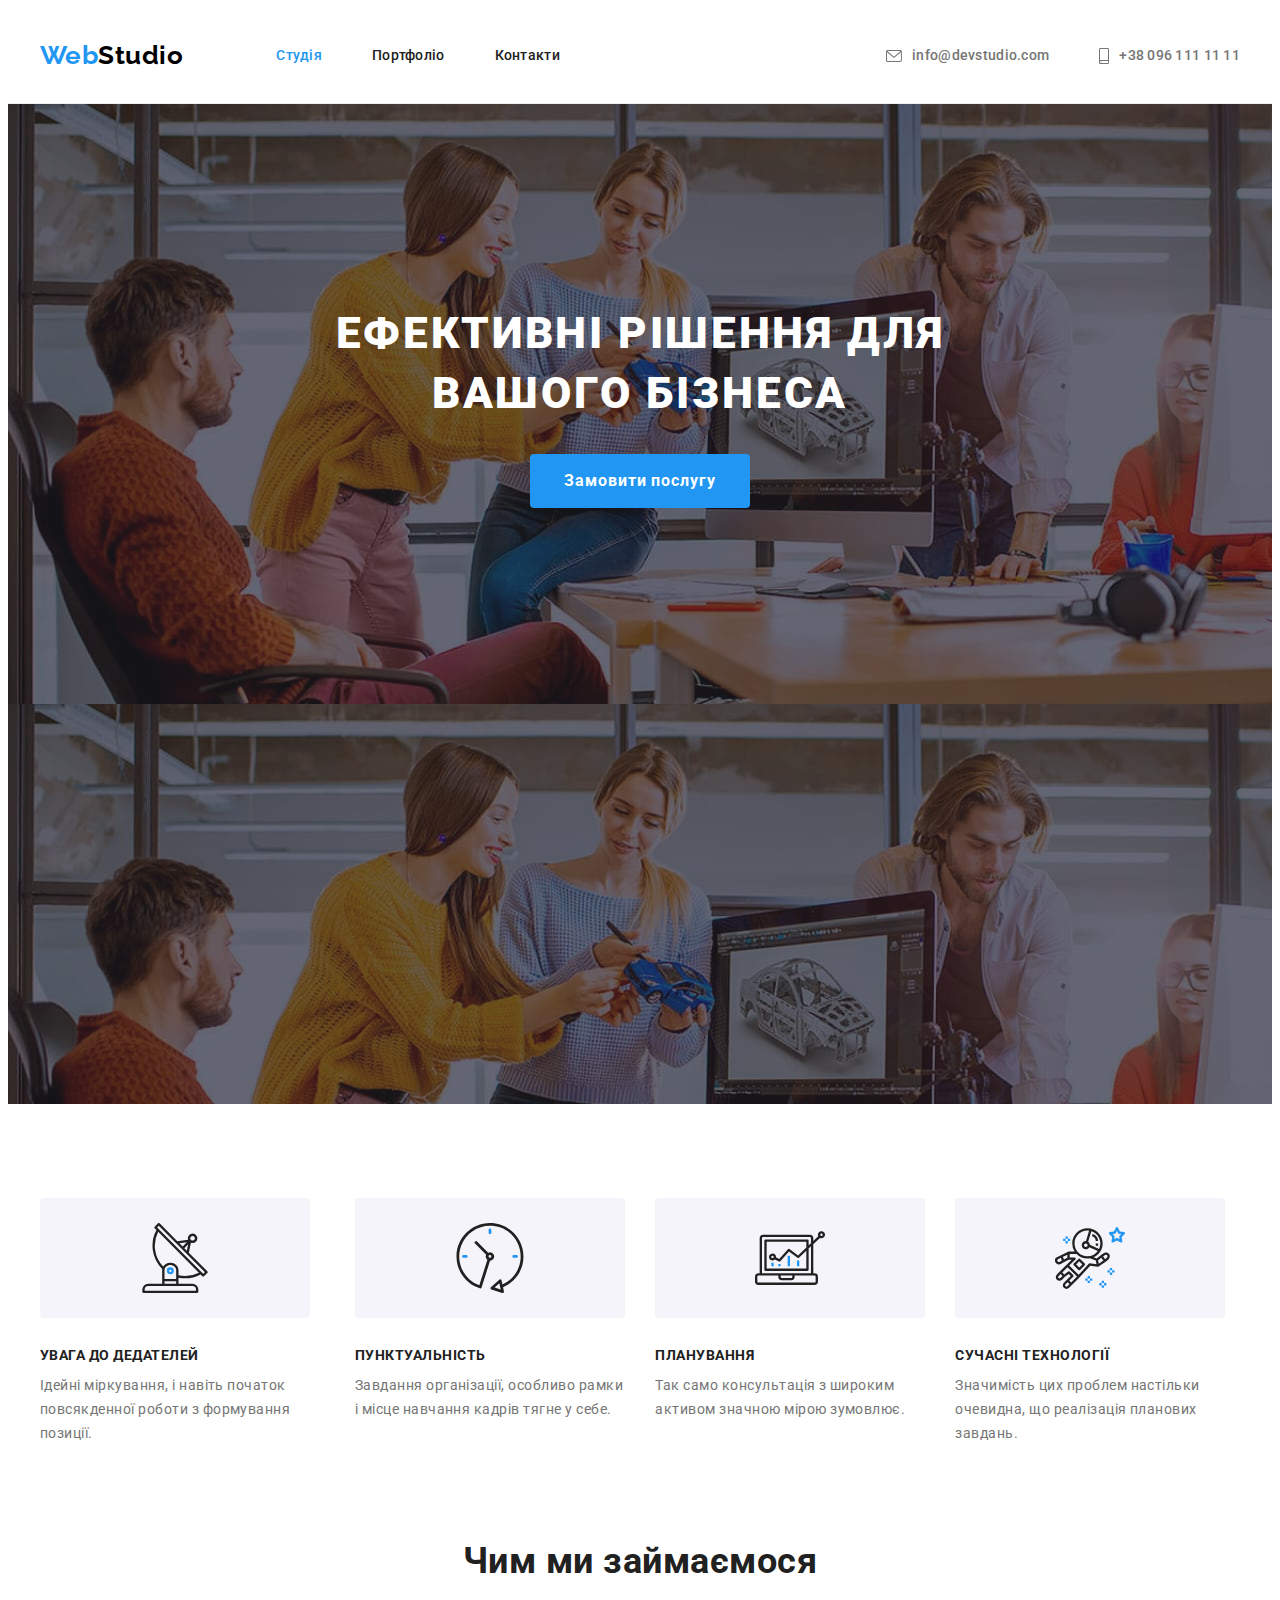
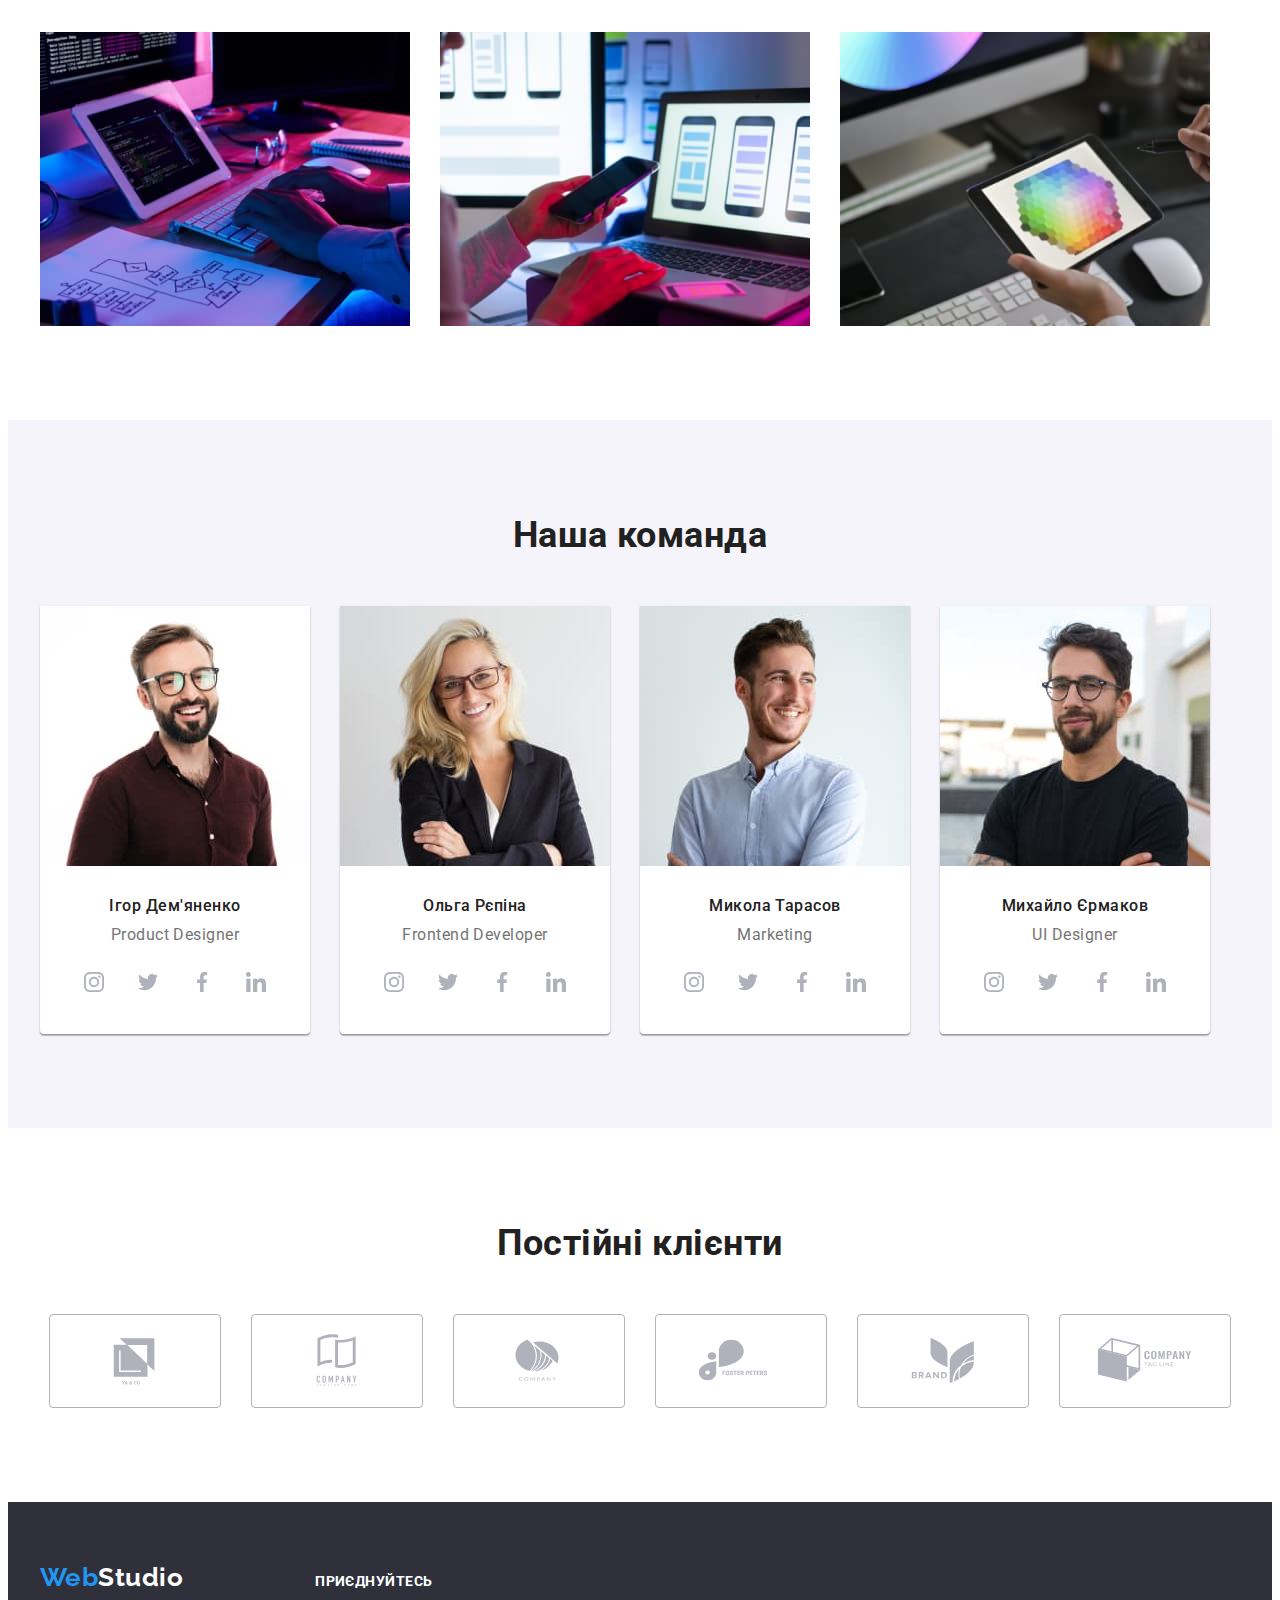
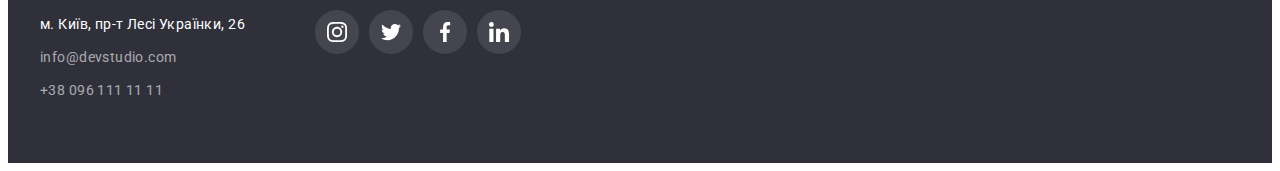
<file: index.html>
<!DOCTYPE html>
<html lang="uk">
  <head>
    <meta charset="UTF-8" />
    <meta http-equiv="X-UA-Compatible" content="IE=edge" />
    <meta name="viewport" content="width=device-width, initial-scale=1.0" />
    <title>Document</title>
    <link rel="preconnect" href="https://fonts.googleapis.com" />
    <link rel="preconnect" href="https://fonts.gstatic.com" crossorigin />
    <link
      href="https://fonts.googleapis.com/css2?family=Raleway:wght@700&family=Roboto:wght@400;500;700;900&display=swap"
      rel="stylesheet"
    />
    <link
      rel="stylesheet"
      href="https://cdnjs.cloudflare.com/ajax/libs/modern-normalize/1.1.0/modern-normalize.min.css"
      integrity="sha512-wpPYUAdjBVSE4KJnH1VR1HeZfpl1ub8YT/NKx4PuQ5NmX2tKuGu6U/JRp5y+Y8XG2tV+wKQpNHVUX03MfMFn9Q=="
      crossorigin="anonymous"
      referrerpolicy="no-referrer"
    />
    <link rel="stylesheet" href="./css/styles.css" />
  </head>
  <body>
    <header>
      <div class="container">
        <div class="block-nav">
          <nav class="nav">
            <a href="./index.html" class="logo-nav"><span>Web</span>Studio</a>
            <ul class="site-nav list">
              <li class="item"><a href="./index.html" class="link current">Студія</a></li>
              <li class="item"><a href="./portfolio.html" class="link">Портфоліо</a></li>
              <li class="item"><a href="#" class="link">Контакти</a></li>
            </ul>
          </nav>
          <ul class="auth-nav list">
            <li class="item">
              <a href="" class="link">
                <svg width="16" height="12" class="svg">
                      <use href="./imeges/icons.svg#icon-envelope"></use>
                    </svg>
                info@devstudio.com</a>
            </li>
            <li class="item">
              <a href="" class="link">
                <svg width="10" height="16" class="svg">
                      <use href="./imeges/icons.svg#icon-smartphone"></use>
                    </svg>
                +38 096 111 11 11</a>
            </li>
          </ul>
        </div>
      </div>
    </header>
    <main>
      <!--Секція Ефктивні рішення-->
      <section class="hero">
        <div class="container">
          <h1 class="hero-title">Ефективні рішення для вашого бізнеса</h1>
          <button type="button" class="hero-button">Замовити послугу</button>
        </div>
      </section>
      <!--Секція переваг-->
      <section class="advantage">
        <div class="container">
          <h2 class="advantage-title visually-hidden">Наші переваги</h2>
          <ul class="advantage-list list">
            <li class="item">
              <div class="advantage-item-img">
                <svg class="advantage-item-icon" width="70" height="70">
                  <use href="./imeges/icons.svg#icon-antenna"></use>
                </svg>
              </div>
              <h3 class="title-item">Увага до дедателей</h3>
              <p class="text">
                Ідейні міркування, і навіть початок повсякденної роботи з формування позиції.
              </p>
            </li>
            <li class="item">
              <div class="advantage-item-img">
                <svg class="advantage-item-icon" width="70" height="70">
                  <use href="./imeges/icons.svg#icon-clock"></use>
                </svg>
              </div>
              <h3 class="title-item">Пунктуальність</h3>
              <p class="text">
                Завдання організації, особливо рамки і місце навчання кадрів тягне у себе.
              </p>
            </li>
            <li class="item">
              <div class="advantage-item-img">
                <svg class="advantage-item-icon" width="70" height="70">
                  <use href="./imeges/icons.svg#icon-diagram"></use>
                </svg>
              </div>
              <h3 class="title-item">Планування</h3>
              <p class="text">Так само консультація з широким активом значною мірою зумовлює.</p>
            </li>
            <li class="item">
              <div class="advantage-item-img">
                <svg class="advantage-item-icon" width="70" height="70">
                  <use href="./imeges/icons.svg#icon-astronaut"></use>
                </svg>
              </div>
              <h3 class="title-item">Сучасні технології</h3>
              <p class="text">
                Значимість цих проблем настільки очевидна, що реалізація планових завдань.
              </p>
            </li>
          </ul>
        </div>
      </section>
      <!--Секція Чим займаємось-->
      <section class="work">
        <div class="container">
          <h2 class="work-title">Чим ми займаємося</h2>
          <ul class="work-list list">
            <li class="item">
              <img src="./imeges/1job.jpg" alt="клавіатура і планшет" width="370" height="294" />
            </li>
            <li class="item">
              <img src="./imeges/2job.jpg" alt="телефон і ноутбук" width="370" height="294" />
            </li>
            <li class="item">
              <img src="./imeges/3job.jpg" alt="планшет" width="370" height="294" />
            </li>
          </ul>
        </div>
      </section>
      <!--Секція команад-->
      <section class="command">
        <div class="container">
          <h2 class="command-title">Наша команда</h2>
          <ul class="command-list list">
            <li class="item">
              <img src="./imeges/1comandos.jpg" alt="чоловік" width="270" height="260" />
              <h3 class="title-item">Ігор Дем'яненко</h3>
              <p lang="en" class="text">Product Designer</p>
              <ul class="command-social-list list">
                <li>
                  <a href="#" class="command-social-link">
                    <svg width="20" height="20">
                      <use href="./imeges/icons.svg#icon-instagram"></use>
                    </svg>
                  </a>
                </li>
                <li>
                  <a href="#" class="command-social-link">
                    <svg width="20" height="20">
                      <use href="./imeges/icons.svg#icon-twitter"></use>
                    </svg>
                  </a>
                </li>
                <li>
                  <a href="#" class="command-social-link">
                    <svg width="20" height="20">
                      <use href="./imeges/icons.svg#icon-facebook"></use>
                    </svg>
                  </a>
                </li>
                <li>
                  <a href="#" class="command-social-link">
                    <svg width="20" height="20">
                      <use href="./imeges/icons.svg#icon-linkedin"></use>
                    </svg>
                  </a>
                </li>
              </ul>
            </li>
            <li class="item">
              <img src="./imeges/2comandos.jpg" alt="жінка" width="270" height="260" />
              <h3 class="title-item">Ольга Рєпіна</h3>
              <p lang="en" class="text">Frontend Developer</p>
              <ul class="command-social-list list">
                <li>
                  <a href="#" class="command-social-link">
                    <svg width="20" height="20">
                      <use href="./imeges/icons.svg#icon-instagram"></use>
                    </svg>
                  </a>
                </li>
                <li>
                  <a href="#" class="command-social-link">
                    <svg width="20" height="20">
                      <use href="./imeges/icons.svg#icon-twitter"></use>
                    </svg>
                  </a>
                </li>
                <li>
                  <a href="#" class="command-social-link">
                    <svg width="20" height="20">
                      <use href="./imeges/icons.svg#icon-facebook"></use>
                    </svg>
                  </a>
                </li>
                <li>
                  <a href="#" class="command-social-link">
                    <svg width="20" height="20">
                      <use href="./imeges/icons.svg#icon-linkedin"></use>
                    </svg>
                  </a>
                </li>
              </ul>
            </li>
            <li class="item">
              <img src="./imeges/3comandos.jpg" alt="чоловік" width="270" height="260" />
              <h3 class="title-item">Микола Тарасов</h3>
              <p lang="en" class="text">Marketing</p>
              <ul class="command-social-list list">
                <li>
                  <a href="#" class="command-social-link">
                    <svg width="20" height="20">
                      <use href="./imeges/icons.svg#icon-instagram"></use>
                    </svg>
                  </a>
                </li>
                <li>
                  <a href="#" class="command-social-link">
                    <svg width="20" height="20">
                      <use href="./imeges/icons.svg#icon-twitter"></use>
                    </svg>
                  </a>
                </li>
                <li>
                  <a href="#" class="command-social-link">
                    <svg width="20" height="20">
                      <use href="./imeges/icons.svg#icon-facebook"></use>
                    </svg>
                  </a>
                </li>
                <li>
                  <a href="#" class="command-social-link">
                    <svg width="20" height="20">
                      <use href="./imeges/icons.svg#icon-linkedin"></use>
                    </svg>
                  </a>
                </li>
              </ul>
            </li>
            <li class="item">
              <img src="./imeges/4comandos.jpg" alt="чоловік" width="270" height="260" />
              <h3 class="title-item">Михайло Єрмаков</h3>
              <p lang="en" class="text">UI Designer</p>
              <ul class="command-social-list list">
                <li>
                  <a href="#" class="command-social-link">
                    <svg width="20" height="20">
                      <use href="./imeges/icons.svg#icon-instagram"></use>
                    </svg>
                  </a>
                </li>
                <li>
                  <a href="#" class="command-social-link">
                    <svg width="20" height="20">
                      <use href="./imeges/icons.svg#icon-twitter"></use>
                    </svg>
                  </a>
                </li>
                <li>
                  <a href="#" class="command-social-link">
                    <svg width="20" height="20">
                      <use href="./imeges/icons.svg#icon-facebook"></use>
                    </svg>
                  </a>
                </li>
                <li>
                  <a href="#" class="command-social-link">
                    <svg width="20" height="20">
                      <use href="./imeges/icons.svg#icon-linkedin"></use>
                    </svg>
                  </a>
                </li>
              </ul>
            </li>
          </ul>
        </div>
      </section>
      <section class="clients">
        <div class="container">
          <h2 class="clients-title">Постійні клієнти</h2>
          <ul class="clients-list list">
            <li class="clients-item">
              <a class="clients-link" class="clients-link" href="#">
                <svg width="106" height="60">
                  <use href="./imeges/icons.svg#icon-logo1"></use>
                </svg>
              </a>
            </li>
            <li class="client-item">
              <a class="clients-link" href="#">
                <svg width="106" height="60">
                  <use href="./imeges/icons.svg#icon-logo2"></use>
                </svg>
              </a>
            </li>
            <li class="client-item">
              <a class="clients-link" href="#">
                <svg width="106" height="60">
                  <use href="./imeges/icons.svg#icon-logo3"></use>
                </svg>
              </a>
            </li>
            <li class="client-item">
              <a class="clients-link" href="#">
                <svg width="106" height="60">
                  <use href="./imeges/icons.svg#icon-logo4"></use>
                </svg>
              </a>
            </li>
            <li class="client-item">
              <a class="clients-link" href="#">
                <svg width="106" height="60">
                  <use href="./imeges/icons.svg#icon-logo5"></use>
                </svg>
              </a>
            </li>
            <li class="client-item">
              <a class="clients-link" href="#">
                <svg width="106" height="60">
                  <use href="./imeges/icons.svg#icon-logo6"></use>
                </svg>
              </a>
            </li>
          </ul>
        </div>
      </section>
    </main>
    <footer class="footer">
      <div class="container">
        <div class="footer-container">
          <div class="footer-adress">
          <a href="./index.html" class="footer-logo"><span>Web</span>Studio</a>
        <address class="footer-adress">
          <ul class="footer-adress list">
            <li class="item">
              <a
                href="https://goo.gl/maps/CPtrU1FHBa2aNyZL9"
                target="_blank"
                rel="noopener noreferrer nofollow"
                class="link adress"
                ><p class="text">м. Київ, пр-т Лесі Українки, 26</p></a
              >
            </li>
            <li class="item">
              <a href="mailto:info@devstudio.com" class="link">info@devstudio.com</a>
            </li>
            <li class="item">
              <a href="tel:+380961111111" class="link">+38 096 111 11 11</a>
            </li>
          </ul>
        </div>
        <div class="footer-social">
          <p class="footer-social-text">
            Приєднуйтесь
          </p>
          <ul class="footer-social-list list">
                <li>
                  <a href="#" class="footer-social-link">
                    <svg width="20" height="20">
                      <use href="./imeges/icons.svg#icon-instagram"></use>
                    </svg>
                  </a>
                </li>
                <li>
                  <a href="#" class="footer-social-link">
                    <svg width="20" height="20">
                      <use href="./imeges/icons.svg#icon-twitter"></use>
                    </svg>
                  </a>
                </li>
                <li>
                  <a href="#" class="footer-social-link">
                    <svg width="20" height="20">
                      <use href="./imeges/icons.svg#icon-facebook"></use>
                    </svg>
                  </a>
                </li>
                <li>
                  <a href="#" class="footer-social-link">
                    <svg width="20" height="20">
                      <use href="./imeges/icons.svg#icon-linkedin"></use>
                    </svg>
                  </a>
                </li>
              </ul>
        </div>
        </div>
        </address>
      </div>
    </footer>
  </body>
</html>
</file>
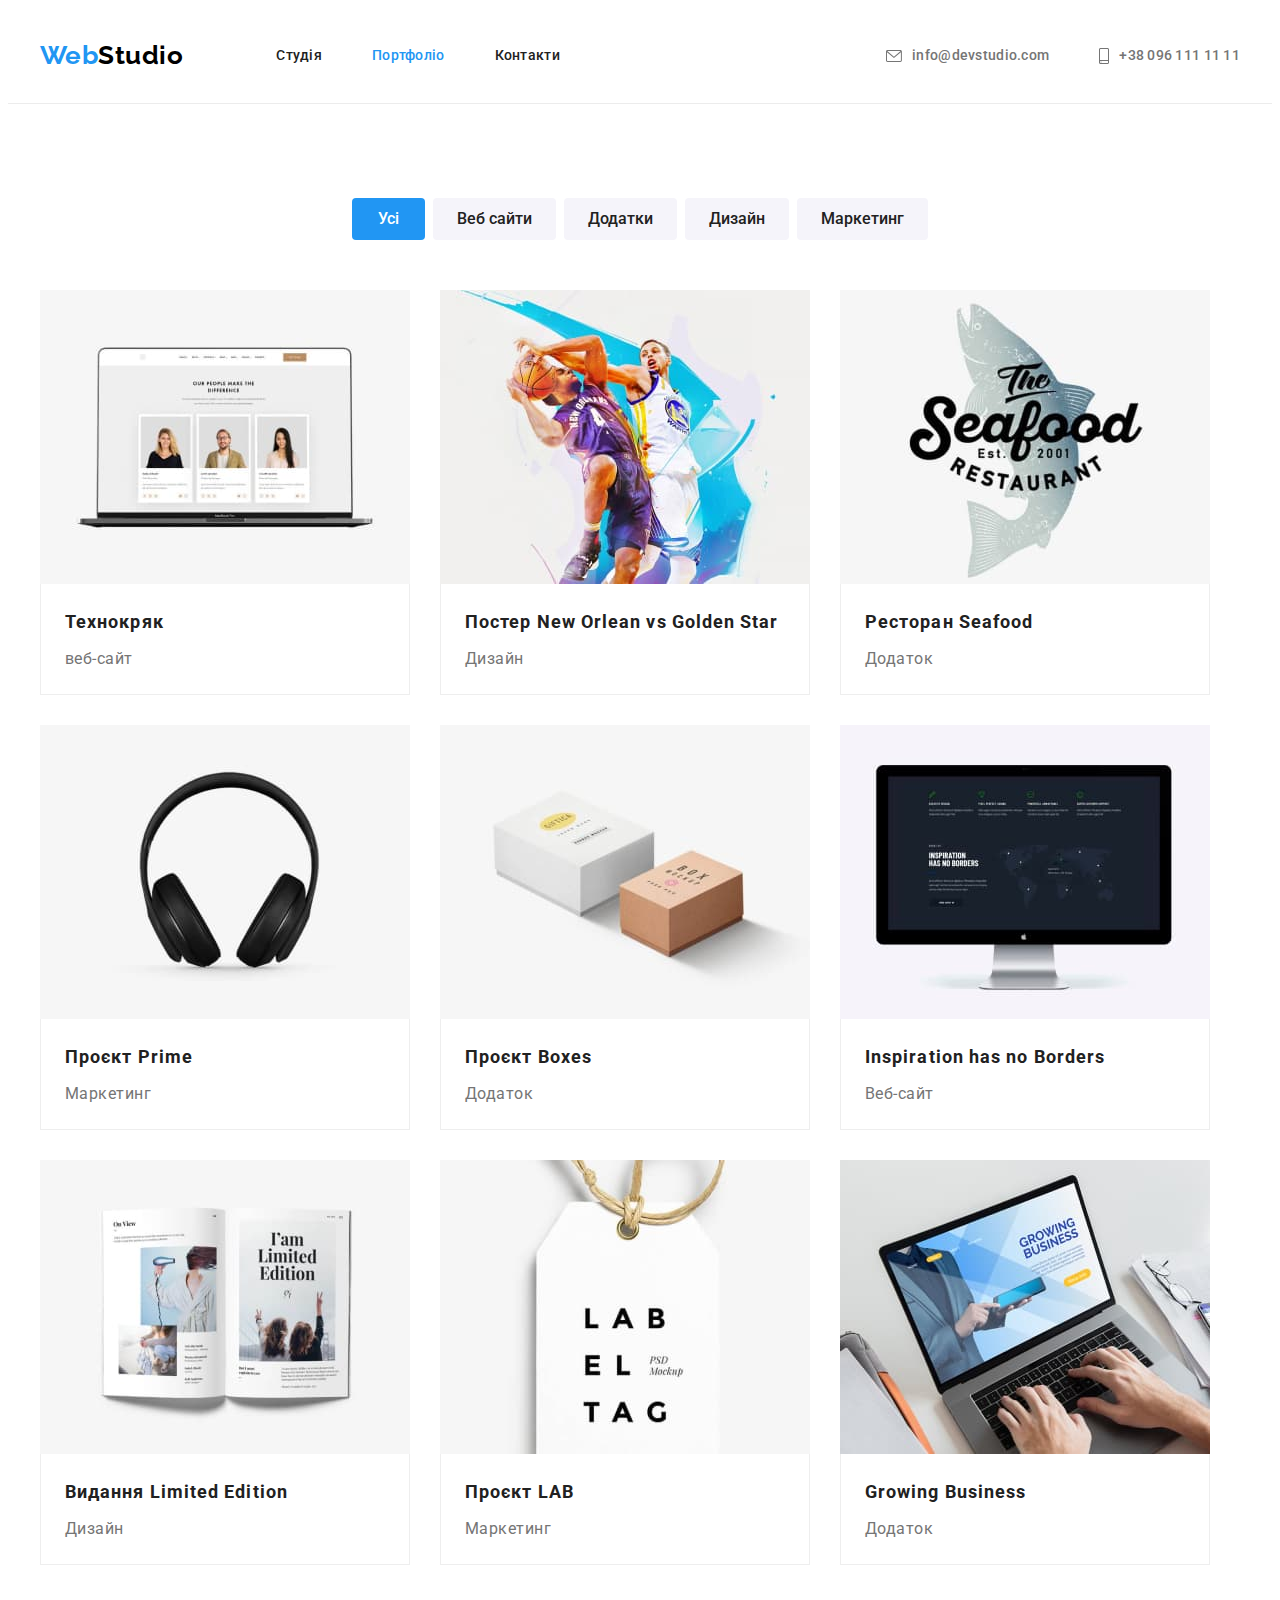
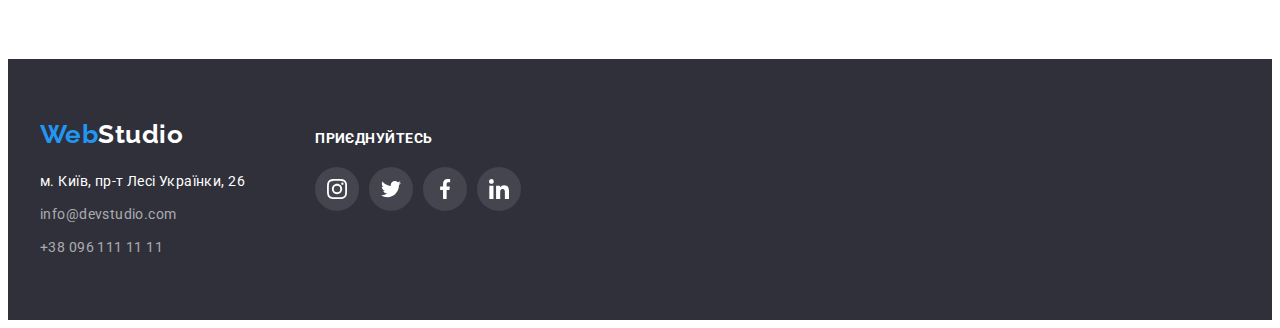
<file: portfolio.html>
<!DOCTYPE html>
<html lang="uk">
  <head>
    <meta charset="UTF-8" />
    <meta http-equiv="X-UA-Compatible" content="IE=edge" />
    <meta name="viewport" content="width=device-width, initial-scale=1.0" />
    <title>Document</title>
    <link rel="preconnect" href="https://fonts.googleapis.com" />
    <link rel="preconnect" href="https://fonts.gstatic.com" crossorigin />
    <link
      href="https://fonts.googleapis.com/css2?family=Raleway:wght@700&family=Roboto:wght@400;500;700;900&display=swap"
      rel="stylesheet"
    />
    <link
      rel="stylesheet"
      href="https://cdnjs.cloudflare.com/ajax/libs/modern-normalize/1.1.0/modern-normalize.min.css"
      integrity="sha512-wpPYUAdjBVSE4KJnH1VR1HeZfpl1ub8YT/NKx4PuQ5NmX2tKuGu6U/JRp5y+Y8XG2tV+wKQpNHVUX03MfMFn9Q=="
      crossorigin="anonymous"
      referrerpolicy="no-referrer"
    />
    <link rel="stylesheet" href="./css/styles.css" />
  </head>
  <body>
    <!--Шапка з навігацією і авторизацією-->
    <header>
      <div class="container">
        <div class="block-nav">
          <nav class="nav">
            <a href="./index.html" class="logo-nav"><span>Web</span>Studio</a>
            <ul class="site-nav list">
              <li class="item"><a href="./index.html" class="link">Студія</a></li>
              <li class="item"><a href="./portfolio.html" class="link current">Портфоліо</a></li>
              <li class="item"><a href="#" class="link">Контакти</a></li>
            </ul>
          </nav>
          <ul class="auth-nav list">
            <li class="item">
              <a href="" class="link">
                <svg width="16" height="12" class="svg">
                      <use href="./imeges/icons.svg#icon-envelope"></use>
                    </svg>
                info@devstudio.com</a>
            </li>
            <li class="item">
              <a href="" class="link">
                <svg width="10" height="16" class="svg">
                      <use href="./imeges/icons.svg#icon-smartphone"></use>
                    </svg>
                +38 096 111 11 11</a>
            </li>
          </ul>
        </div>
      </div>
    </header>
    <main>
      <!--Секція з виконаними роботами-->
      <section class="example">
        <div class="container">
          <h1 class="example-title visually-hidden">Зразки</h1>
          <ul class="button-list list">
            <li class="item">
              <button type="button" class="button current">Усі</button>
            </li>
            <li class="item">
              <button type="button" class="button">Веб сайти</button>
            </li>
            <li class="item">
              <button type="button" class="button">Додатки</button>
            </li>
            <li class="item">
              <button type="button" class="button">Дизайн</button>
            </li>
            <li class="item">
              <button type="button" class="button">Маркетинг</button>
            </li>
          </ul>
          <ul class="example-list list">
            <li class="item">
              <a href="" class="link">
                <img src="./imeges/portf1.jpg" alt="Ноутбук" width="370" height="294" />
                <div class="block">
                  <h2 class="example-title">Технокряк</h2>
                  <p class="text">веб-сайт</p>
                </div>
              </a>
            </li>
            <li class="item">
              <a href="" class="link">
                <img src="./imeges/portf2.jpg" alt="Баскетбол" width="370" height="294" />
                <div class="block">
                  <h2 class="example-title">Постер New Orlean vs Golden Star</h2>
                  <p class="text">Дизайн</p>
                </div>
              </a>
            </li>
            <li class="item">
              <a href="" class="link">
                <img src="./imeges/portf3.jpg" alt="Емблема бару" width="370" height="294" />
                <div class="block">
                  <h2 class="example-title">Ресторан Seafood</h2>
                  <p class="text">Додаток</p>
                </div>
              </a>
            </li>
            <li class="item">
              <a href="" class="link">
                <img src="./imeges/portf4.jpg" alt="навушники" width="370" height="294" />
                <div class="block">
                  <h2 class="example-title">Проєкт Prime</h2>
                  <p class="text">Маркетинг</p>
                </div>
              </a>
            </li>
            <li class="item">
              <a href="" class="link">
                <img src="./imeges/portf5.jpg" alt="Коробки" width="370" height="294" />
                <div class="block">
                  <h2 class="example-title">Проєкт Boxes</h2>
                  <p class="text">Додаток</p>
                </div>
              </a>
            </li>
            <li class="item">
              <a href="" class="link">
                <img src="./imeges/portf6.jpg" alt="Моноблок" width="370" height="294" />
                <div class="block">
                  <h2 class="example-title">Inspiration has no Borders</h2>
                  <p class="text">Веб-сайт</p>
                </div>
              </a>
            </li>
            <li class="item">
              <a href="" class="link">
                <img src="./imeges/portf7.jpg" alt="книга" width="370" height="294" />
                <div class="block">
                  <h2 class="example-title">Видання Limited Edition</h2>
                  <p class="text">Дизайн</p>
                </div>
              </a>
            </li>
            <li class="item">
              <a href="" class="link">
                <img src="./imeges/portf8.jpg" alt="Бірка" width="370" height="294" />
                <div class="block">
                  <h2 class="example-title">Проєкт LAB</h2>
                  <p class="text">Маркетинг</p>
                </div>
              </a>
            </li>
            <li class="item">
              <a href="" class="link">
                <img src="./imeges/portf9.jpg" alt="Друк на ноутбуці" width="370" height="294" />
                <div class="block">
                  <h2 class="example-title">Growing Business</h2>
                  <p class="text">Додаток</p>
                </div>
              </a>
            </li>
          </ul>
        </div>
      </section>
    </main>
    <footer class="footer">
      <div class="container">
        <div class="footer-container">
          <div class="footer-adress">
          <a href="./index.html" class="footer-logo"><span>Web</span>Studio</a>
        <address class="footer-adress">
          <ul class="footer-adress list">
            <li class="item">
              <a
                href="https://goo.gl/maps/CPtrU1FHBa2aNyZL9"
                target="_blank"
                rel="noopener noreferrer nofollow"
                class="link adress"
                ><p class="text">м. Київ, пр-т Лесі Українки, 26</p></a
              >
            </li>
            <li class="item">
              <a href="mailto:info@devstudio.com" class="link">info@devstudio.com</a>
            </li>
            <li class="item">
              <a href="tel:+380961111111" class="link">+38 096 111 11 11</a>
            </li>
          </ul>
        </div>
        <div class="footer-social">
          <p class="footer-social-text">
            Приєднуйтесь
          </p>
          <ul class="footer-social-list list">
                <li>
                  <a href="#" class="footer-social-link">
                    <svg width="20" height="20">
                      <use href="./imeges/icons.svg#icon-instagram"></use>
                    </svg>
                  </a>
                </li>
                <li>
                  <a href="#" class="footer-social-link">
                    <svg width="20" height="20">
                      <use href="./imeges/icons.svg#icon-twitter"></use>
                    </svg>
                  </a>
                </li>
                <li>
                  <a href="#" class="footer-social-link">
                    <svg width="20" height="20">
                      <use href="./imeges/icons.svg#icon-facebook"></use>
                    </svg>
                  </a>
                </li>
                <li>
                  <a href="#" class="footer-social-link">
                    <svg width="20" height="20">
                      <use href="./imeges/icons.svg#icon-linkedin"></use>
                    </svg>
                  </a>
                </li>
              </ul>
        </div>
        </div>
        </address>
      </div>
    </footer>
  </body>
</html>
</file>
<file: css/styles.css>
/*
Колір заголовку #212121 
основний колір тексту #757575
білий колір #FFFFFF
синій колір #2196F3
колір футера адреса і телефона rgba(255, 255, 255, 0.6) 
колір фону 1 секції #2F303A 
*/
:root {
  --primary-text-color: #757575;
  --title-text-color: #212121;
  --accent-text-color: #2196f3;
  --white-text-color: #ffffff;
  --black-text-color: #000000;
  --footer-adress-color: rgba(255, 255, 255, 0.6);
  --background-color-primary: #ffffff;
  --background-color-secondary: #f5f4fa;
  --background-color-accent: #2f303a;
  --border-color-heder: #ececec;
  --border-color-portfolio: #eeeeee;
  --hero-background-gradient: rgba(47, 48, 58, 0.4);
  --background-color-icon: #afb1bb;
  --background-footer-color-icon: rgba(255, 255, 255, 0.1);
}
body {
  background-color: var(--background-color-primary);
  color: var(--title-text-color);
  font-family: Roboto, sans-serif;
  letter-spacing: 0.03em;
}

/* header */
header {
  padding: 32px 0;
  border-bottom: 1px solid var(--border-color-heder);
}
h1,
h2,
h3,
h4,
h5,
h6,
p,
ul {
  padding: 0;
  margin: 0;
}

img {
  display: block;
  max-width: 100%;
  height: auto;
}

.list {
  list-style: none;
}

.container {
  max-width: 1200px;
  margin: 0 auto;
  padding: 0 15px;
}

/* site nav */
.nav {
  display: flex;
  align-items: center;
}

.block-nav {
  display: flex;
}

/* logo nav */
.logo-nav {
  margin-right: 93px;

  color: var(--black-text-color);
  font-family: Raleway, sans-serif;
  font-weight: 700;
  font-size: 26px;
  line-height: 1.2;
  text-decoration: none;
}
.logo-nav > span {
  color: var(--accent-text-color);
}

/* site nav */
.site-nav .link {
  display: block;

  color: var(--title-text-r);
  font-weight: 500;
  font-size: 14px;
  line-height: 1.14;
  letter-spacing: 0.02em;
  text-decoration: none;
}

.site-nav {
  display: flex;
  padding-left: 0;
}

.site-nav .item + .item {
  margin-left: 50px;
}

.site-nav .link:hover,
.site-nav .link:focus {
  color: var(--accent-text-color);
}

.site-nav .link.current {
  color: var(--accent-text-color);
}

/* auth nav */
.auth-nav {
  display: flex;
  padding-left: 0;
  margin-left: auto;
  align-items: center;
}

.auth-nav .item + .item {
  margin-left: 50px;
}

.auth-nav .link {
  display: flex;
  align-items: center;
  fill: var(--primary-text-color);
  color: var(--primary-text-color);

  font-weight: 500;
  font-size: 14px;
  line-height: 1.14;
  letter-spacing: 0.02em;
  text-decoration: none;
}

.auth-nav .svg {
  margin-right: 10px;
}

.auth-nav .link:hover,
.auth-nav .link:focus {
  color: var(--accent-text-color);
  fill: var(--accent-text-color);
}


/* section decision */
.hero {
  padding: 200px 0;
  max-width: 1600px;
  height: 600px;
  margin-left: auto;
  margin-right: auto;
  background-image: linear-gradient(
      var(--hero-background-gradient),
      var(--hero-background-gradient)
    ),
    url(../imeges/hero.jpg);
  background-color: var(--background-color-accent);
}
.hero-title {
  margin-left: auto;
  margin-right: auto;
  margin-bottom: 30px;
  max-width: 696px;

  color: var(--white-text-color);
  font-weight: 900;
  font-size: 44px;
  line-height: 1.36;
  letter-spacing: 0.06em;
  text-transform: uppercase;
  text-align: center;
}
/*hero-button*/
.hero-button {
  border-radius: 4px;
  padding: 10px 32px;
  margin: 0 auto;

  color: var(--white-text-color);
  background-color: var(--accent-text-color);
  border-color: transparent;
  font-family: Roboto, sans-serif;
  font-weight: 700;
  font-size: 16px;
  line-height: 1.87;
  display: flex;
  letter-spacing: 0.06em;
  cursor: pointer;
  text-decoration: none;
  justify-content: center;
}

.hero-button:hover,
.hero-button:focus {
  color: var(--title-text-color);
  background-color: var(--background-color-secondary);
  border-color: transparent;
}
/* section title */
.advantage-title,
.work-title,
.command-title,
.example-title,
.clients-title {
  margin-bottom: 50px;

  text-align: center;
  font-weight: 700;
  font-size: 36px;
  line-height: 1.17;
}
/* section advantage */
.advantage {
  padding: 94px 0px;

  background-color: var(--background-color-primary);
}

.advantage-list {
  display: flex;
  min-width: 270px;
  padding-left: 0;
  margin-left: auto;
  margin-right: auto;
}

.advantage .item + .item {
  margin-left: 30px;
}

.advantage-item-img {
  display: flex;
  width: 270px;
  height: 120px;
  margin-bottom: 30px;
  align-items: center;
  justify-content: center;

  background-color: var(--background-color-secondary);
  border-radius: 4px;
}

.advantage .title-item {
  margin-bottom: 10px;

  text-transform: uppercase;
  font-weight: 700;
  font-size: 14px;
  line-height: 1.14;
}
.advantage .text {
  color: var(--primary-text-color);
  font-weight: 400;
  font-size: 14px;
  line-height: 1.71;
}
/* section work */
.work {
  padding-top: 0;
  padding-bottom: 94px;
}

.work-list {
  display: flex;
  padding-left: 0;
}

.work-list .item + .item {
  margin-left: 30px;
}
/* section command */
.command {
  padding-top: 94px;
  padding-bottom: 94px;
  background-color: var(--background-color-secondary);
}

.command-list {
  display: flex;
  padding-left: 0;
  text-align: center;
}
.command .item + .item {
  margin-left: 30px;
}

.command .item {
  background-color: var(--white-text-color);
  box-shadow: 0px 1px 3px rgba(0, 0, 0, 0.12), 0px 1px 1px rgba(0, 0, 0, 0.14), 0px 2px 1px rgba(0, 0, 0, 0.2);
  border-radius: 0px 0px 4px 4px;
}

.command-list .title-item {
  margin-bottom: 10px;
  padding-top: 30px;

  font-weight: 500;
  font-size: 16px;
  line-height: 1.19;
}

.command-list .text {
  padding-bottom: 16px;

  color: var(--primary-text-color);
  font-weight: 400;
  font-size: 16px;
  line-height: 1.19;
}
.command-social-list {
  display: flex;
  align-items: center;
  justify-content: center;
  gap: 10px;
  padding-bottom: 30px;
}

.command-social-link {
  display: flex;
  width: 44px;
  height: 44px;
  justify-content: center;
  align-items: center;
  border-radius: 50%;
  fill: var(--background-color-icon);
  background-color: var(--white-text-color);
}

.command-social-link:hover,
.command-social-link:focus {
  fill: var(--white-text-color);
  background-color: var(--accent-text-color);

}
/*section client */
.clients {
  padding-top: 94px;
  padding-bottom: 94px;
}

.clients-list {
  display: flex;
  justify-content: center;
  align-items: center;
  margin-right: auto;
  margin-left: auto;
  gap: 30px;
}
.clients-link {
  display: flex;
  width: 170px;
  height: 92px;
  justify-content: center;
  align-items: center;
  margin-right: auto;
  margin-left: auto;
  border: 1px solid var(--background-color-icon);
  border-radius: 4px;
  fill: var(--background-color-icon);
  cursor: pointer;
}

.clients-link:hover,
.clients-link:focus {
  fill: var(--accent-text-color);
  border-color: var(--accent-text-color);
}
/* footer */
.footer {
  padding: 60px 0;

  background-color: var(--background-color-accent);
  color: var(--white-text-color);
}
.footer-container {
  display: flex;
  align-items: baseline;
}

.footer-logo {
  display: block;
  margin-bottom: 20px;

  color: var(--white-text-color);
  font-family: Raleway, sans-serif;
  text-decoration: none;
  font-weight: 700;
  font-size: 26px;
  line-height: 1.19;
}

.footer-logo > span {
  color: var(--accent-text-color);
}

.footer-adress .link {
  color: var(--footer-adress-color);
  text-decoration: none;
  font-family: Roboto, sans-serif;
  font-style: normal;
  font-weight: 400;
  font-size: 14px;
  line-height: 1.71;
  letter-spacing: 0.03em;
}
.footer-adress .item {
  margin-right: 70px;
}
.footer-adress .item:not(:last-child) {
  margin-bottom: 9px;
}

.footer-adress .text {
  color: var(--white-text-color);
}

.footer-adress p:hover,
.footer-adress p:focus {
  color: var(--accent-text-color);
}

.footer-adress .link:hover,
.footer-adress .link:focus {
  color: var(--accent-text-color);
}
.footer-social-text {
  margin-bottom: 20px;

  text-transform: uppercase;
  font-weight: 700;
  font-size: 14px;
  line-height: 1.14;
}
.footer-social-list {
  display: flex;
  gap: 10px;
}
.footer-social-link {
  display: flex;
  width: 44px;
  height: 44px;
  justify-content: center;
  align-items: center;
  border-radius: 50%;
  fill: var(--white-text-color);
  background-color: var(--background-footer-color-icon);
}

.footer-social-link:hover,
.footer-social-link:focus {
  background-color: var(--accent-text-color);
}

/* example section*/
.example {
  padding: 94px 0;
}

.button {
  display: inline-block;
  border-radius: 4px;
  padding: 6px 22px;
  min-width: 73px;

  color: var(--title-text-color);
  background-color: var(--background-color-secondary);
  font-family: Roboto, sans-serif;
  border-color: transparent;
  font-weight: 500;
  font-size: 16px;
  line-height: 1.62;
  cursor: pointer;
  text-decoration: none;
  text-align: center;
}

.button:hover,
.button:focus {
  color: var(--white-text-color);
  background-color: var(--accent-text-color);
  border-color: transparent;
  box-shadow: 0px 3px 1px rgba(0, 0, 0, 0.1), 0px 1px 2px rgba(0, 0, 0, 0.08), 0px 2px 2px rgba(0, 0, 0, 0.12);
}

.example .button.current {
  color: var(--white-text-color);
  background-color: var(--accent-text-color);
  border-color: transparent;
}
.button-list {
  display: flex;
  margin-bottom: 50px;
  padding-left: 0;
  justify-content: center;
}
.button-list .item + .item {
  margin-left: 8px;
}

.example-list {
  display: flex;
  flex-wrap: wrap;
  padding-left: 0;
}

.example-list .item {
  width: 370px;
  margin-right: 30px;
  margin-bottom: 30px;
}

.example-list .item:nth-child(3n) {
  margin-right: 0;
}

.example-list .item:nth-last-child(-n + 3) {
  margin-bottom: 0;
}

.example-list .link {
  display: block;
  text-decoration: none;
}

.example-list  .link:hover,
.example-list  .link:focus {
  box-shadow: 0px 1px 1px rgba(0, 0, 0, 0.12), 0px 4px 4px rgba(0, 0, 0, 0.06), 1px 4px 6px rgba(0, 0, 0, 0.16);
}
.example-list .block {
  padding: 20px 24px;
  border-bottom: 1px solid var(--border-color-portfolio);
  border-left: 1px solid var(--border-color-portfolio);
  border-right: 1px solid var(--border-color-portfolio);
}

.example-list .example-title {
  margin-bottom: 4px;

  color: var(--title-text-color);
  text-align: left;
  font-family: Roboto, sans-serif;
  font-weight: 700;
  font-size: 18px;
  line-height: 2;
  letter-spacing: 0.06em;
}

.example-list .text {
  color: var(--primary-text-color);
  font-family: Roboto, sans-serif;
  font-weight: 400;
  font-size: 16px;
  line-height: 1.88;
  letter-spacing: 0.03em;
}

/* hidden title */
.visually-hidden {
  position: absolute;
  white-space: nowrap;
  width: 1px;
  height: 1px;
  overflow: hidden;
  border: 0;
  padding: 0;
  clip: rect(0 0 0 0);
  clip-path: inset(50%);
  margin: -1px;
}
</file>
